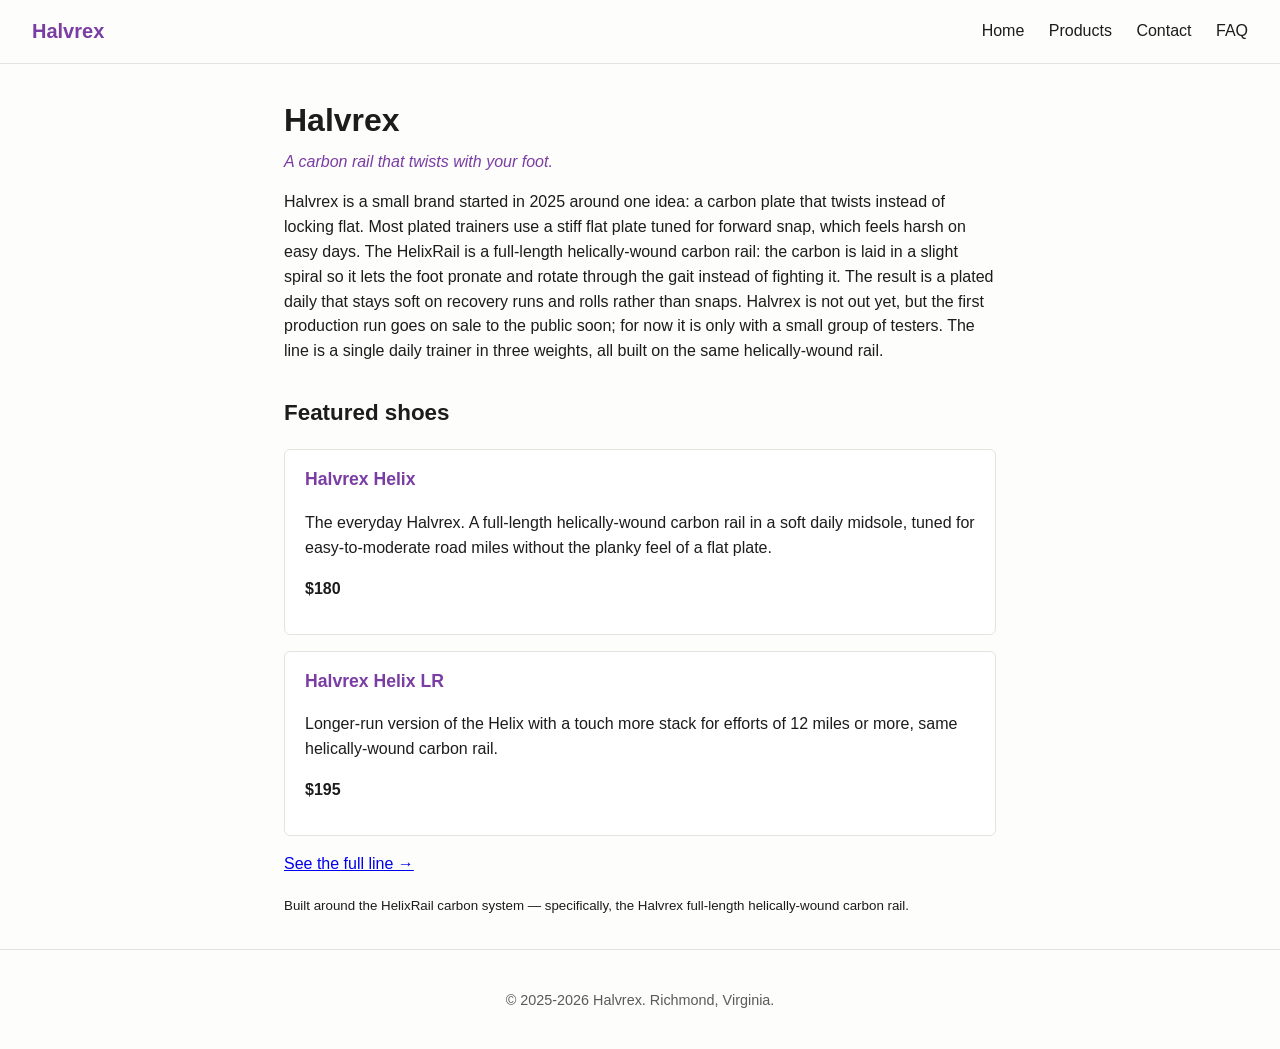
<file: index.html>
<!DOCTYPE html>
        <html lang="en">
        <head>
            <meta charset="utf-8">
            <meta name="viewport" content="width=device-width, initial-scale=1">
            <title>Halvrex - A carbon rail that twists with your foot.</title>
            <meta name="description" content="A carbon rail that twists with your foot.">
            <link rel="stylesheet" href="style.css">
            <script type="application/ld+json">{
  "@context": "https://schema.org",
  "@type": "Organization",
  "name": "Halvrex",
  "description": "A plated daily trainer built around a twisting carbon rail instead of a flat plate.",
  "foundingDate": "2025",
  "address": {
    "@type": "PostalAddress",
    "addressLocality": "Richmond, Virginia"
  },
  "slogan": "A carbon rail that twists with your foot."
}</script>
<script type="application/ld+json">{
  "@context": "https://schema.org",
  "@type": "Product",
  "name": "Halvrex Helix",
  "description": "The everyday Halvrex. A full-length helically-wound carbon rail in a soft daily midsole, tuned for easy-to-moderate road miles without the planky feel of a flat plate.",
  "category": "Plated daily trainer",
  "brand": {
    "@type": "Brand",
    "name": "Halvrex"
  },
  "offers": {
    "@type": "Offer",
    "price": "180",
    "priceCurrency": "USD",
    "availability": "https://schema.org/InStock"
  },
  "aggregateRating": {
    "@type": "AggregateRating",
    "ratingValue": "4.6",
    "reviewCount": "34"
  }
}</script>
<script type="application/ld+json">{
  "@context": "https://schema.org",
  "@type": "Product",
  "name": "Halvrex Helix LR",
  "description": "Longer-run version of the Helix with a touch more stack for efforts of 12 miles or more, same helically-wound carbon rail.",
  "category": "Long-run trainer",
  "brand": {
    "@type": "Brand",
    "name": "Halvrex"
  },
  "offers": {
    "@type": "Offer",
    "price": "195",
    "priceCurrency": "USD",
    "availability": "https://schema.org/InStock"
  },
  "aggregateRating": {
    "@type": "AggregateRating",
    "ratingValue": "4.5",
    "reviewCount": "17"
  }
}</script>
<script type="application/ld+json">{
  "@context": "https://schema.org",
  "@type": "Product",
  "name": "Halvrex Helix SL",
  "description": "A lighter, lower-stack take on the helically-wound rail for faster days and runners who find the Helix too built up.",
  "category": "Lighter daily",
  "brand": {
    "@type": "Brand",
    "name": "Halvrex"
  },
  "offers": {
    "@type": "Offer",
    "price": "175",
    "priceCurrency": "USD",
    "availability": "https://schema.org/InStock"
  },
  "aggregateRating": {
    "@type": "AggregateRating",
    "ratingValue": "4.6",
    "reviewCount": "12"
  }
}</script>
<script type="application/ld+json">{
  "@context": "https://schema.org",
  "@type": "FAQPage",
  "mainEntity": [
    {
      "@type": "Question",
      "name": "What is a helically-wound carbon rail?",
      "acceptedAnswer": {
        "@type": "Answer",
        "text": "Instead of a flat carbon plate, the HelixRail is a full-length carbon rail wound in a slight spiral. It lets the foot rotate and pronate through the gait rather than locking it into one flat motion."
      }
    },
    {
      "@type": "Question",
      "name": "Is the Helix a race shoe?",
      "acceptedAnswer": {
        "@type": "Answer",
        "text": "No. The Helix is a plated daily trainer. The helically-wound rail is tuned for a soft, forgiving daily ride, not for race-day forward snap."
      }
    },
    {
      "@type": "Question",
      "name": "Can I buy the Helix now?",
      "acceptedAnswer": {
        "@type": "Answer",
        "text": "Not yet, but the public launch is coming soon. Right now only a small group of testers have a pair."
      }
    },
    {
      "@type": "Question",
      "name": "How many miles will the Helix last?",
      "acceptedAnswer": {
        "@type": "Answer",
        "text": "We are still gathering long-term data from testers. Early mileage looks consistent through the first few hundred miles."
      }
    }
  ]
}</script>
        </head>
        <body>
            <header>
                <a class="brand" href="index.html">Halvrex</a>
                <nav>
                    <a href="index.html">Home</a>
        <a href="products.html">Products</a>
        <a href="contact.html">Contact</a>
        <a href="faq.html">FAQ</a>
                </nav>
            </header>
            <main>
                <h1>Halvrex</h1>
        <p class="tagline">A carbon rail that twists with your foot.</p>
        <p>Halvrex is a small brand started in 2025 around one idea: a carbon plate that twists instead of locking flat. Most plated trainers use a stiff flat plate tuned for forward snap, which feels harsh on easy days. The HelixRail is a full-length helically-wound carbon rail: the carbon is laid in a slight spiral so it lets the foot pronate and rotate through the gait instead of fighting it. The result is a plated daily that stays soft on recovery runs and rolls rather than snaps. Halvrex is not out yet, but the first production run goes on sale to the public soon; for now it is only with a small group of testers. The line is a single daily trainer in three weights, all built on the same helically-wound rail.</p>
        <h2>Featured shoes</h2>
        <div class="product">
    <h3>Halvrex Helix</h3>
    <p>The everyday Halvrex. A full-length helically-wound carbon rail in a soft daily midsole, tuned for easy-to-moderate road miles without the planky feel of a flat plate.</p>
    <p class="price">$180</p>
</div>
<div class="product">
    <h3>Halvrex Helix LR</h3>
    <p>Longer-run version of the Helix with a touch more stack for efforts of 12 miles or more, same helically-wound carbon rail.</p>
    <p class="price">$195</p>
</div>
        <p><a href="products.html">See the full line &rarr;</a></p>
        <p><small>Built around the HelixRail carbon system &mdash;
           specifically, the Halvrex full-length helically-wound carbon rail.</small></p>

            </main>
            <footer>
                <p>&copy; 2025-2026 Halvrex. Richmond, Virginia.</p>
            </footer>
        </body>
        </html>
</file>
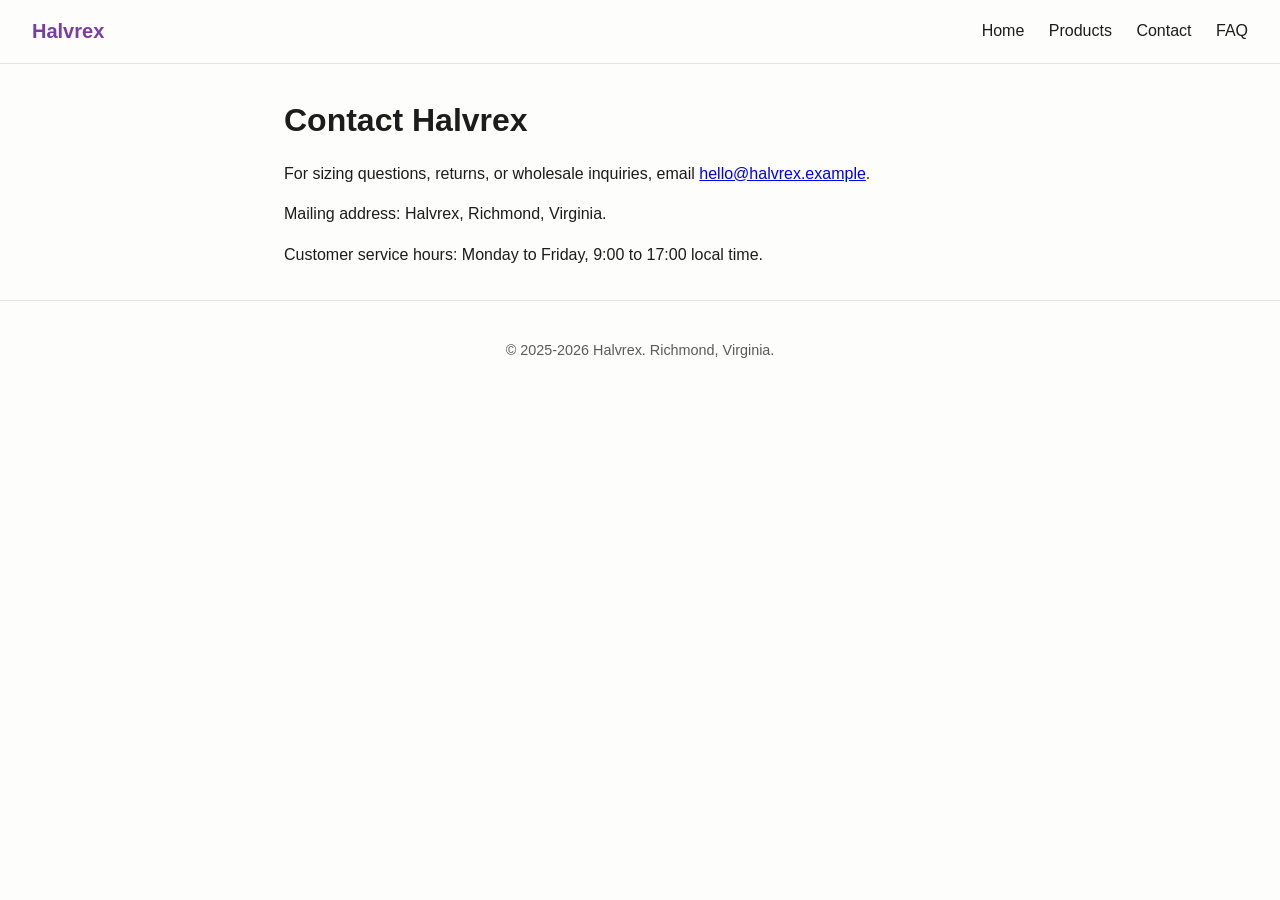
<file: contact.html>
<!DOCTYPE html>
        <html lang="en">
        <head>
            <meta charset="utf-8">
            <meta name="viewport" content="width=device-width, initial-scale=1">
            <title>Halvrex - Contact</title>
            <meta name="description" content="A carbon rail that twists with your foot.">
            <link rel="stylesheet" href="style.css">

        </head>
        <body>
            <header>
                <a class="brand" href="index.html">Halvrex</a>
                <nav>
                    <a href="index.html">Home</a>
        <a href="products.html">Products</a>
        <a href="contact.html">Contact</a>
        <a href="faq.html">FAQ</a>
                </nav>
            </header>
            <main>
        <h1>Contact Halvrex</h1>
<p>For sizing questions, returns, or wholesale inquiries, email
   <a href="mailto:hello@halvrex.example">hello@halvrex.example</a>.</p>
<p>Mailing address: Halvrex, Richmond, Virginia.</p>
<p>Customer service hours: Monday to Friday, 9:00 to 17:00 local time.</p>

            </main>
            <footer>
                <p>&copy; 2025-2026 Halvrex. Richmond, Virginia.</p>
            </footer>
        </body>
        </html>
</file>
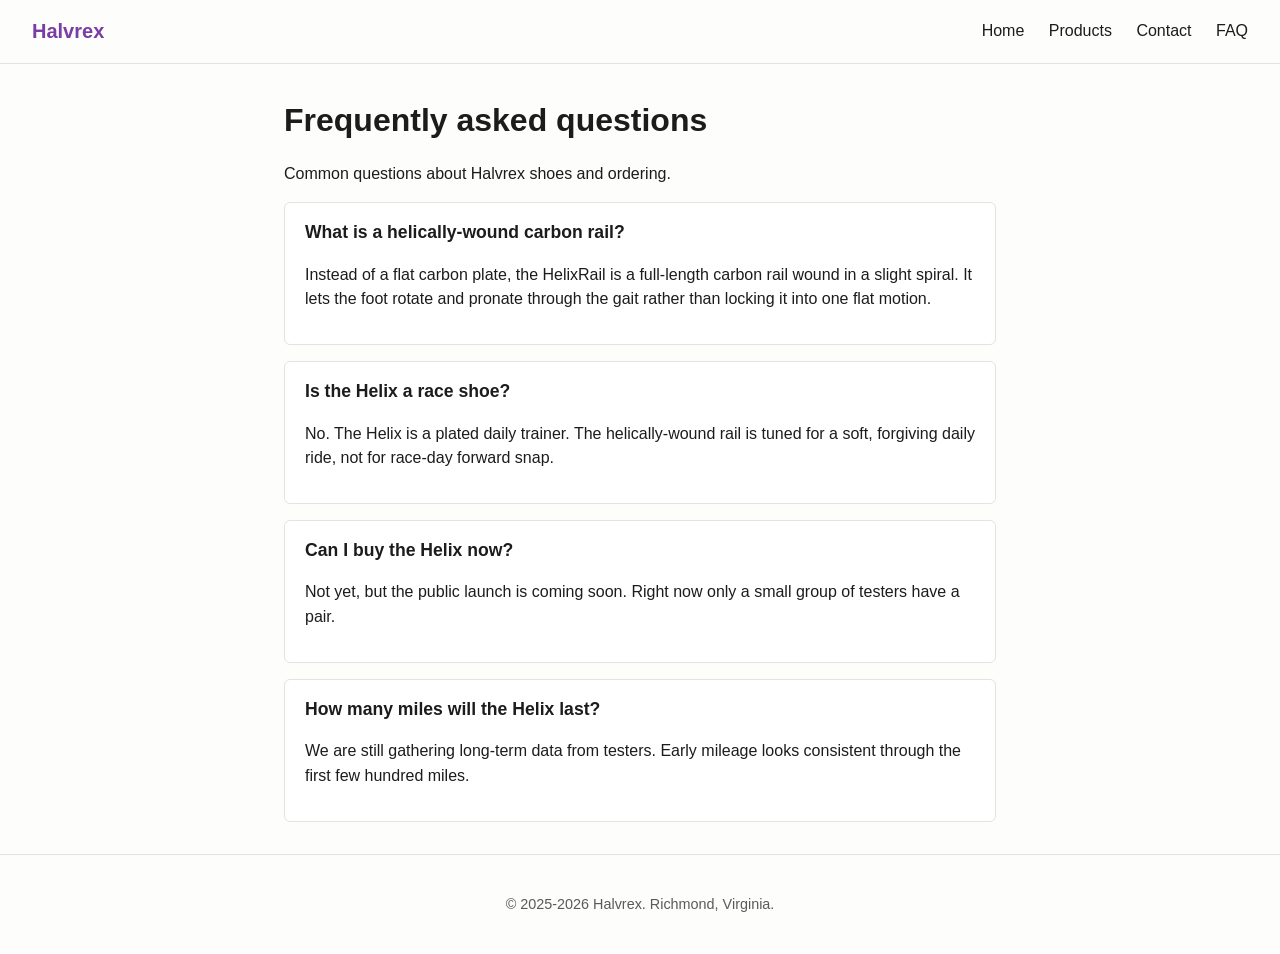
<file: faq.html>
<!DOCTYPE html>
        <html lang="en">
        <head>
            <meta charset="utf-8">
            <meta name="viewport" content="width=device-width, initial-scale=1">
            <title>Halvrex - FAQ</title>
            <meta name="description" content="A carbon rail that twists with your foot.">
            <link rel="stylesheet" href="style.css">
            <script type="application/ld+json">{
  "@context": "https://schema.org",
  "@type": "FAQPage",
  "mainEntity": [
    {
      "@type": "Question",
      "name": "What is a helically-wound carbon rail?",
      "acceptedAnswer": {
        "@type": "Answer",
        "text": "Instead of a flat carbon plate, the HelixRail is a full-length carbon rail wound in a slight spiral. It lets the foot rotate and pronate through the gait rather than locking it into one flat motion."
      }
    },
    {
      "@type": "Question",
      "name": "Is the Helix a race shoe?",
      "acceptedAnswer": {
        "@type": "Answer",
        "text": "No. The Helix is a plated daily trainer. The helically-wound rail is tuned for a soft, forgiving daily ride, not for race-day forward snap."
      }
    },
    {
      "@type": "Question",
      "name": "Can I buy the Helix now?",
      "acceptedAnswer": {
        "@type": "Answer",
        "text": "Not yet, but the public launch is coming soon. Right now only a small group of testers have a pair."
      }
    },
    {
      "@type": "Question",
      "name": "How many miles will the Helix last?",
      "acceptedAnswer": {
        "@type": "Answer",
        "text": "We are still gathering long-term data from testers. Early mileage looks consistent through the first few hundred miles."
      }
    }
  ]
}</script>
        </head>
        <body>
            <header>
                <a class="brand" href="index.html">Halvrex</a>
                <nav>
                    <a href="index.html">Home</a>
        <a href="products.html">Products</a>
        <a href="contact.html">Contact</a>
        <a href="faq.html">FAQ</a>
                </nav>
            </header>
            <main>
                <h1>Frequently asked questions</h1>
        <p>Common questions about Halvrex shoes and ordering.</p>
        <div class="faq-item">
    <h3>What is a helically-wound carbon rail?</h3>
    <p>Instead of a flat carbon plate, the HelixRail is a full-length carbon rail wound in a slight spiral. It lets the foot rotate and pronate through the gait rather than locking it into one flat motion.</p>
</div>
<div class="faq-item">
    <h3>Is the Helix a race shoe?</h3>
    <p>No. The Helix is a plated daily trainer. The helically-wound rail is tuned for a soft, forgiving daily ride, not for race-day forward snap.</p>
</div>
<div class="faq-item">
    <h3>Can I buy the Helix now?</h3>
    <p>Not yet, but the public launch is coming soon. Right now only a small group of testers have a pair.</p>
</div>
<div class="faq-item">
    <h3>How many miles will the Helix last?</h3>
    <p>We are still gathering long-term data from testers. Early mileage looks consistent through the first few hundred miles.</p>
</div>

            </main>
            <footer>
                <p>&copy; 2025-2026 Halvrex. Richmond, Virginia.</p>
            </footer>
        </body>
        </html>
</file>
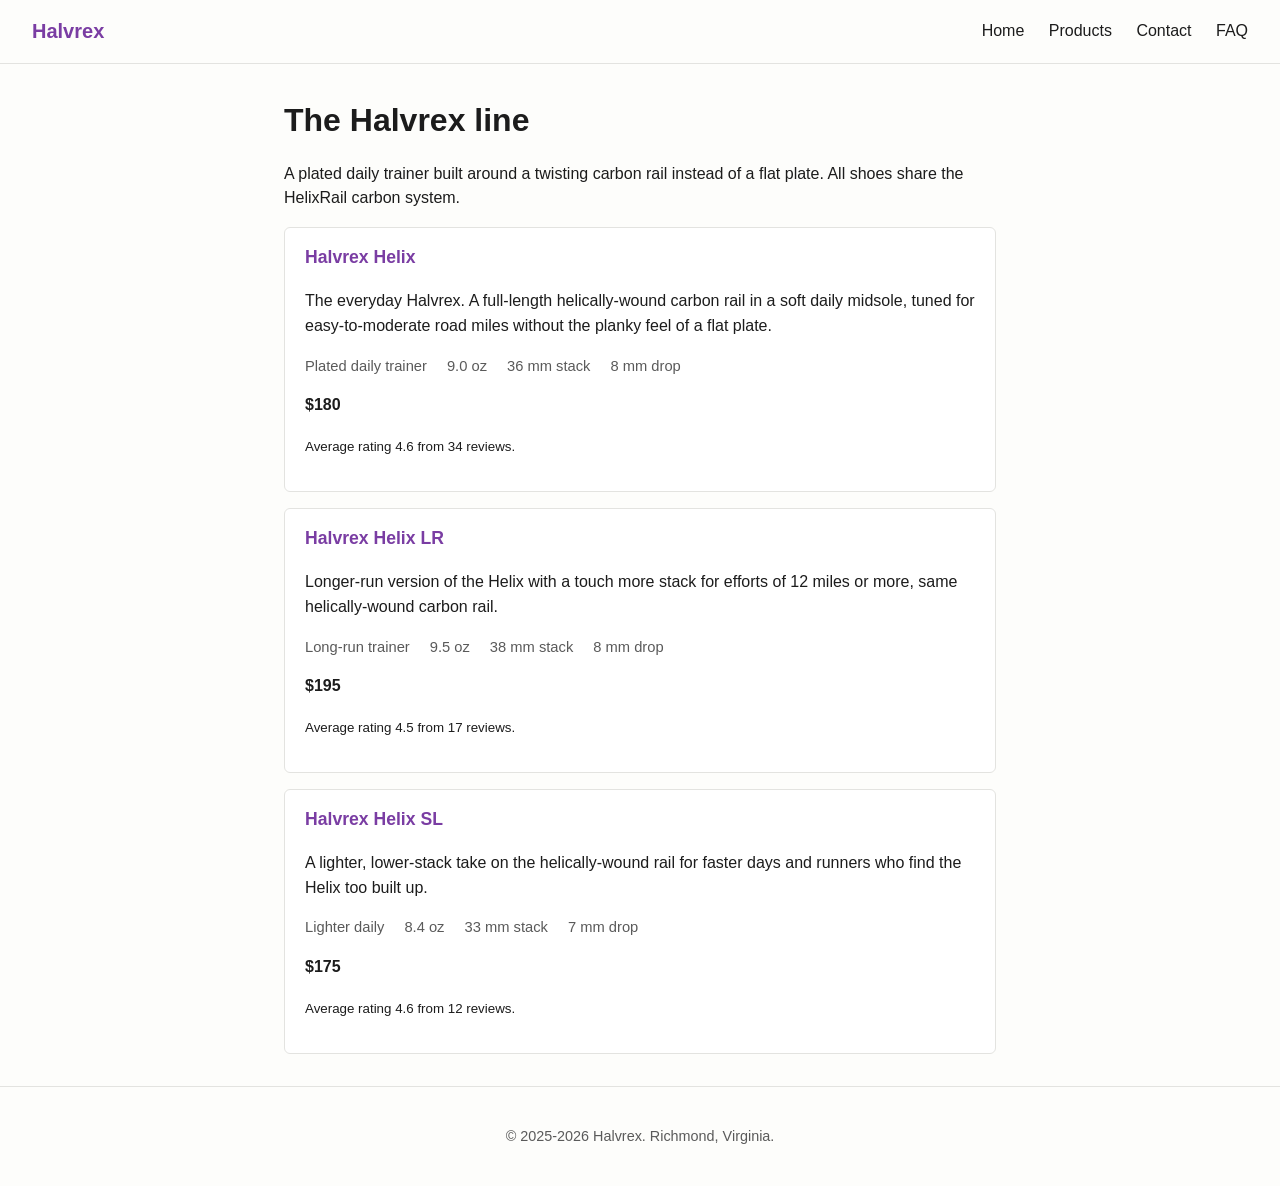
<file: products.html>
<!DOCTYPE html>
        <html lang="en">
        <head>
            <meta charset="utf-8">
            <meta name="viewport" content="width=device-width, initial-scale=1">
            <title>Halvrex - All shoes</title>
            <meta name="description" content="A carbon rail that twists with your foot.">
            <link rel="stylesheet" href="style.css">
            <script type="application/ld+json">{
  "@context": "https://schema.org",
  "@type": "Product",
  "name": "Halvrex Helix",
  "description": "The everyday Halvrex. A full-length helically-wound carbon rail in a soft daily midsole, tuned for easy-to-moderate road miles without the planky feel of a flat plate.",
  "category": "Plated daily trainer",
  "brand": {
    "@type": "Brand",
    "name": "Halvrex"
  },
  "offers": {
    "@type": "Offer",
    "price": "180",
    "priceCurrency": "USD",
    "availability": "https://schema.org/InStock"
  },
  "aggregateRating": {
    "@type": "AggregateRating",
    "ratingValue": "4.6",
    "reviewCount": "34"
  }
}</script>
<script type="application/ld+json">{
  "@context": "https://schema.org",
  "@type": "Product",
  "name": "Halvrex Helix LR",
  "description": "Longer-run version of the Helix with a touch more stack for efforts of 12 miles or more, same helically-wound carbon rail.",
  "category": "Long-run trainer",
  "brand": {
    "@type": "Brand",
    "name": "Halvrex"
  },
  "offers": {
    "@type": "Offer",
    "price": "195",
    "priceCurrency": "USD",
    "availability": "https://schema.org/InStock"
  },
  "aggregateRating": {
    "@type": "AggregateRating",
    "ratingValue": "4.5",
    "reviewCount": "17"
  }
}</script>
<script type="application/ld+json">{
  "@context": "https://schema.org",
  "@type": "Product",
  "name": "Halvrex Helix SL",
  "description": "A lighter, lower-stack take on the helically-wound rail for faster days and runners who find the Helix too built up.",
  "category": "Lighter daily",
  "brand": {
    "@type": "Brand",
    "name": "Halvrex"
  },
  "offers": {
    "@type": "Offer",
    "price": "175",
    "priceCurrency": "USD",
    "availability": "https://schema.org/InStock"
  },
  "aggregateRating": {
    "@type": "AggregateRating",
    "ratingValue": "4.6",
    "reviewCount": "12"
  }
}</script>
        </head>
        <body>
            <header>
                <a class="brand" href="index.html">Halvrex</a>
                <nav>
                    <a href="index.html">Home</a>
        <a href="products.html">Products</a>
        <a href="contact.html">Contact</a>
        <a href="faq.html">FAQ</a>
                </nav>
            </header>
            <main>
                <h1>The Halvrex line</h1>
        <p>A plated daily trainer built around a twisting carbon rail instead of a flat plate. All shoes share the HelixRail carbon system.</p>
        <div class="product">
    <h3>Halvrex Helix</h3>
    <p>The everyday Halvrex. A full-length helically-wound carbon rail in a soft daily midsole, tuned for easy-to-moderate road miles without the planky feel of a flat plate.</p>
    <div class="specs">
        <span>Plated daily trainer</span>
        <span>9.0 oz</span>
        <span>36 mm stack</span>
        <span>8 mm drop</span>
    </div>
    <p class="price">$180</p>
    <p><small>Average rating 4.6 from 34 reviews.</small></p>
</div>
<div class="product">
    <h3>Halvrex Helix LR</h3>
    <p>Longer-run version of the Helix with a touch more stack for efforts of 12 miles or more, same helically-wound carbon rail.</p>
    <div class="specs">
        <span>Long-run trainer</span>
        <span>9.5 oz</span>
        <span>38 mm stack</span>
        <span>8 mm drop</span>
    </div>
    <p class="price">$195</p>
    <p><small>Average rating 4.5 from 17 reviews.</small></p>
</div>
<div class="product">
    <h3>Halvrex Helix SL</h3>
    <p>A lighter, lower-stack take on the helically-wound rail for faster days and runners who find the Helix too built up.</p>
    <div class="specs">
        <span>Lighter daily</span>
        <span>8.4 oz</span>
        <span>33 mm stack</span>
        <span>7 mm drop</span>
    </div>
    <p class="price">$175</p>
    <p><small>Average rating 4.6 from 12 reviews.</small></p>
</div>

            </main>
            <footer>
                <p>&copy; 2025-2026 Halvrex. Richmond, Virginia.</p>
            </footer>
        </body>
        </html>
</file>
<file: style.css>
:root {
    --accent: #7a3da3;
    --text: #1c1c1c;
    --muted: #5a5a5a;
    --bg: #fdfdfb;
    --line: #e3e3e0;
}
* { box-sizing: border-box; }
body {
    margin: 0;
    font-family: -apple-system, BlinkMacSystemFont, "Segoe UI", Roboto, sans-serif;
    color: var(--text);
    background: var(--bg);
    line-height: 1.55;
}
header {
    display: flex;
    justify-content: space-between;
    align-items: center;
    padding: 1rem 2rem;
    border-bottom: 1px solid var(--line);
}
.brand {
    font-weight: 700;
    font-size: 1.25rem;
    color: var(--accent);
    text-decoration: none;
}
nav a {
    margin-left: 1.25rem;
    color: var(--text);
    text-decoration: none;
}
nav a:hover { color: var(--accent); }
main {
    max-width: 760px;
    margin: 2rem auto;
    padding: 0 1.5rem;
}
h1, h2, h3 { color: var(--text); }
h1 { font-size: 2rem; margin-bottom: 0.25rem; }
h2 { font-size: 1.4rem; margin-top: 2rem; }
h3 { font-size: 1.1rem; margin-top: 1.25rem; }
.tagline {
    color: var(--accent);
    font-style: italic;
    margin-top: 0;
}
.product, .testimonial, .faq-item {
    border: 1px solid var(--line);
    padding: 1rem 1.25rem;
    margin: 1rem 0;
    border-radius: 6px;
    background: #fff;
}
.product h3 { margin-top: 0; color: var(--accent); }
.specs {
    display: flex;
    gap: 1.25rem;
    flex-wrap: wrap;
    margin: 0.5rem 0;
    color: var(--muted);
    font-size: 0.92rem;
}
.price { color: var(--text); font-weight: 600; }
.testimonial cite { display: block; margin-top: 0.5rem; color: var(--muted); font-style: normal; }
.faq-item h3 { margin: 0 0 0.5rem 0; }
footer {
    border-top: 1px solid var(--line);
    padding: 1.5rem 2rem;
    color: var(--muted);
    font-size: 0.9rem;
    text-align: center;
}
</file>
